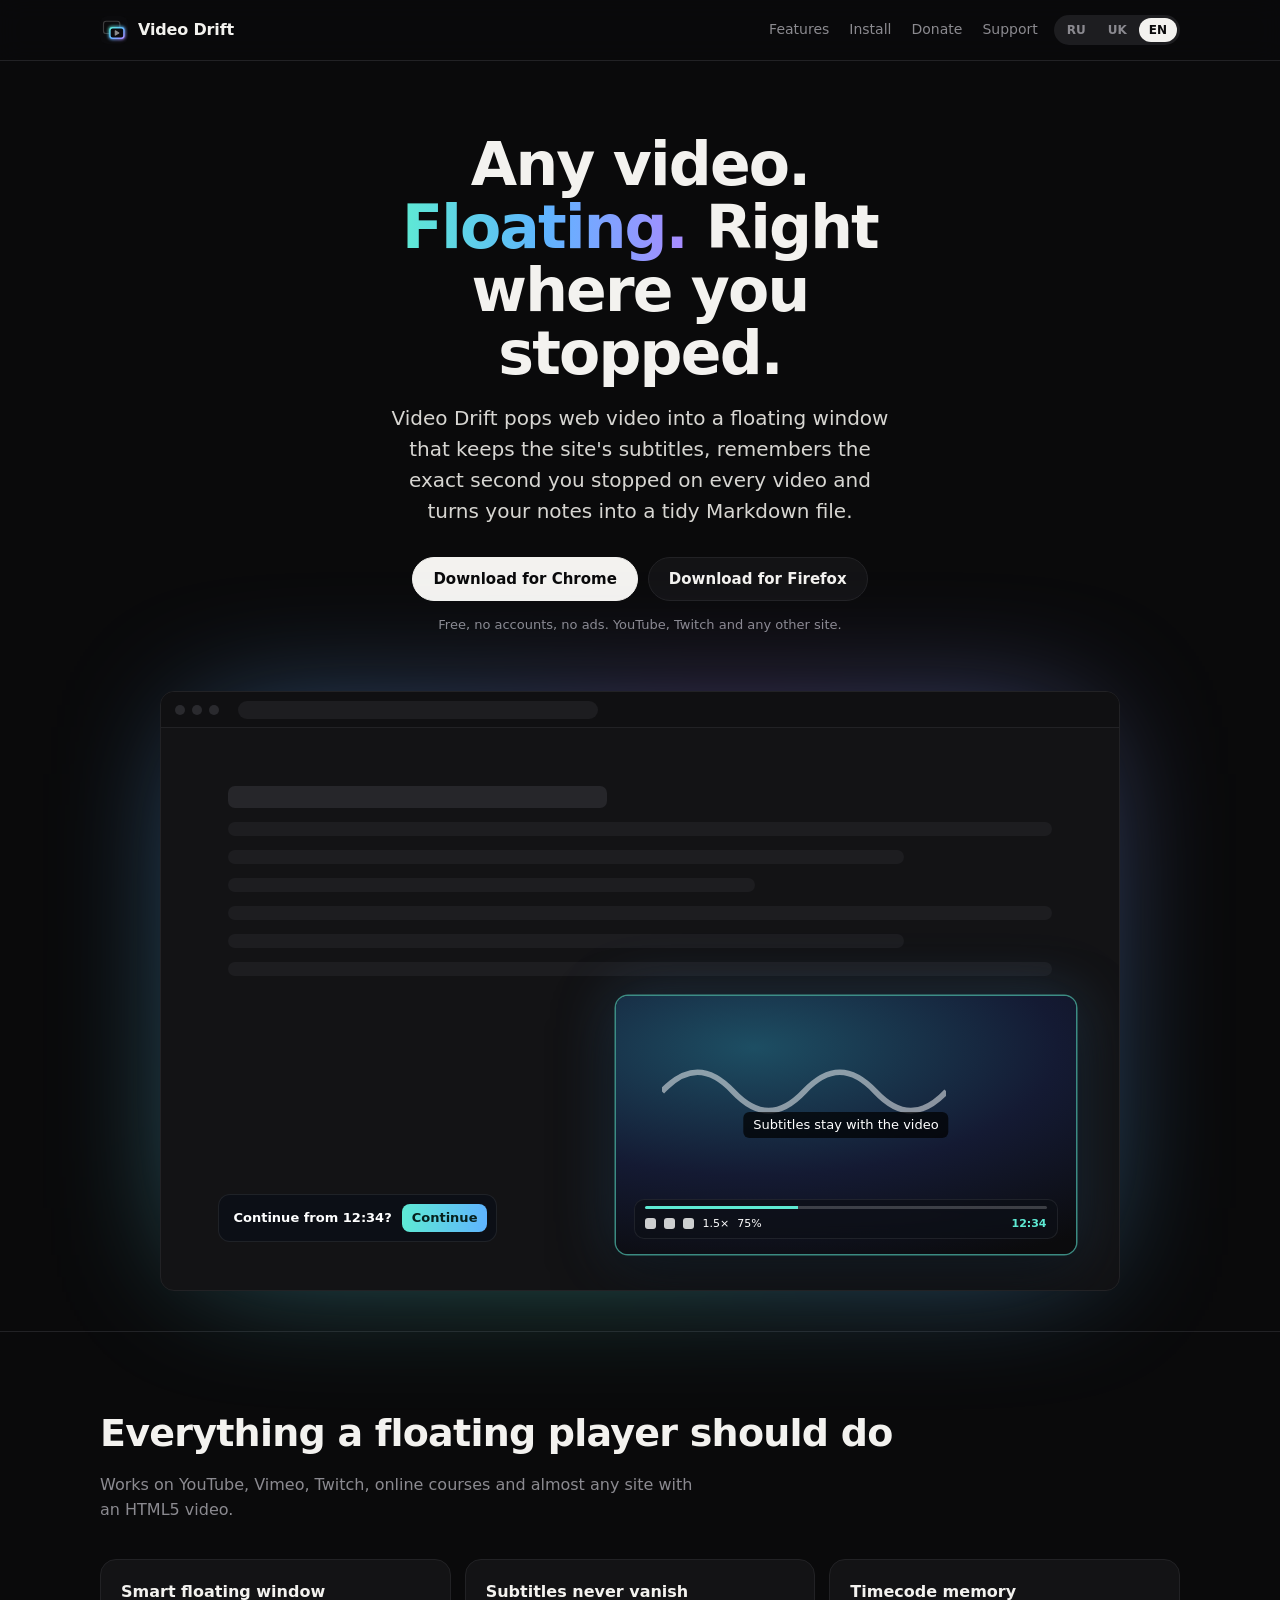
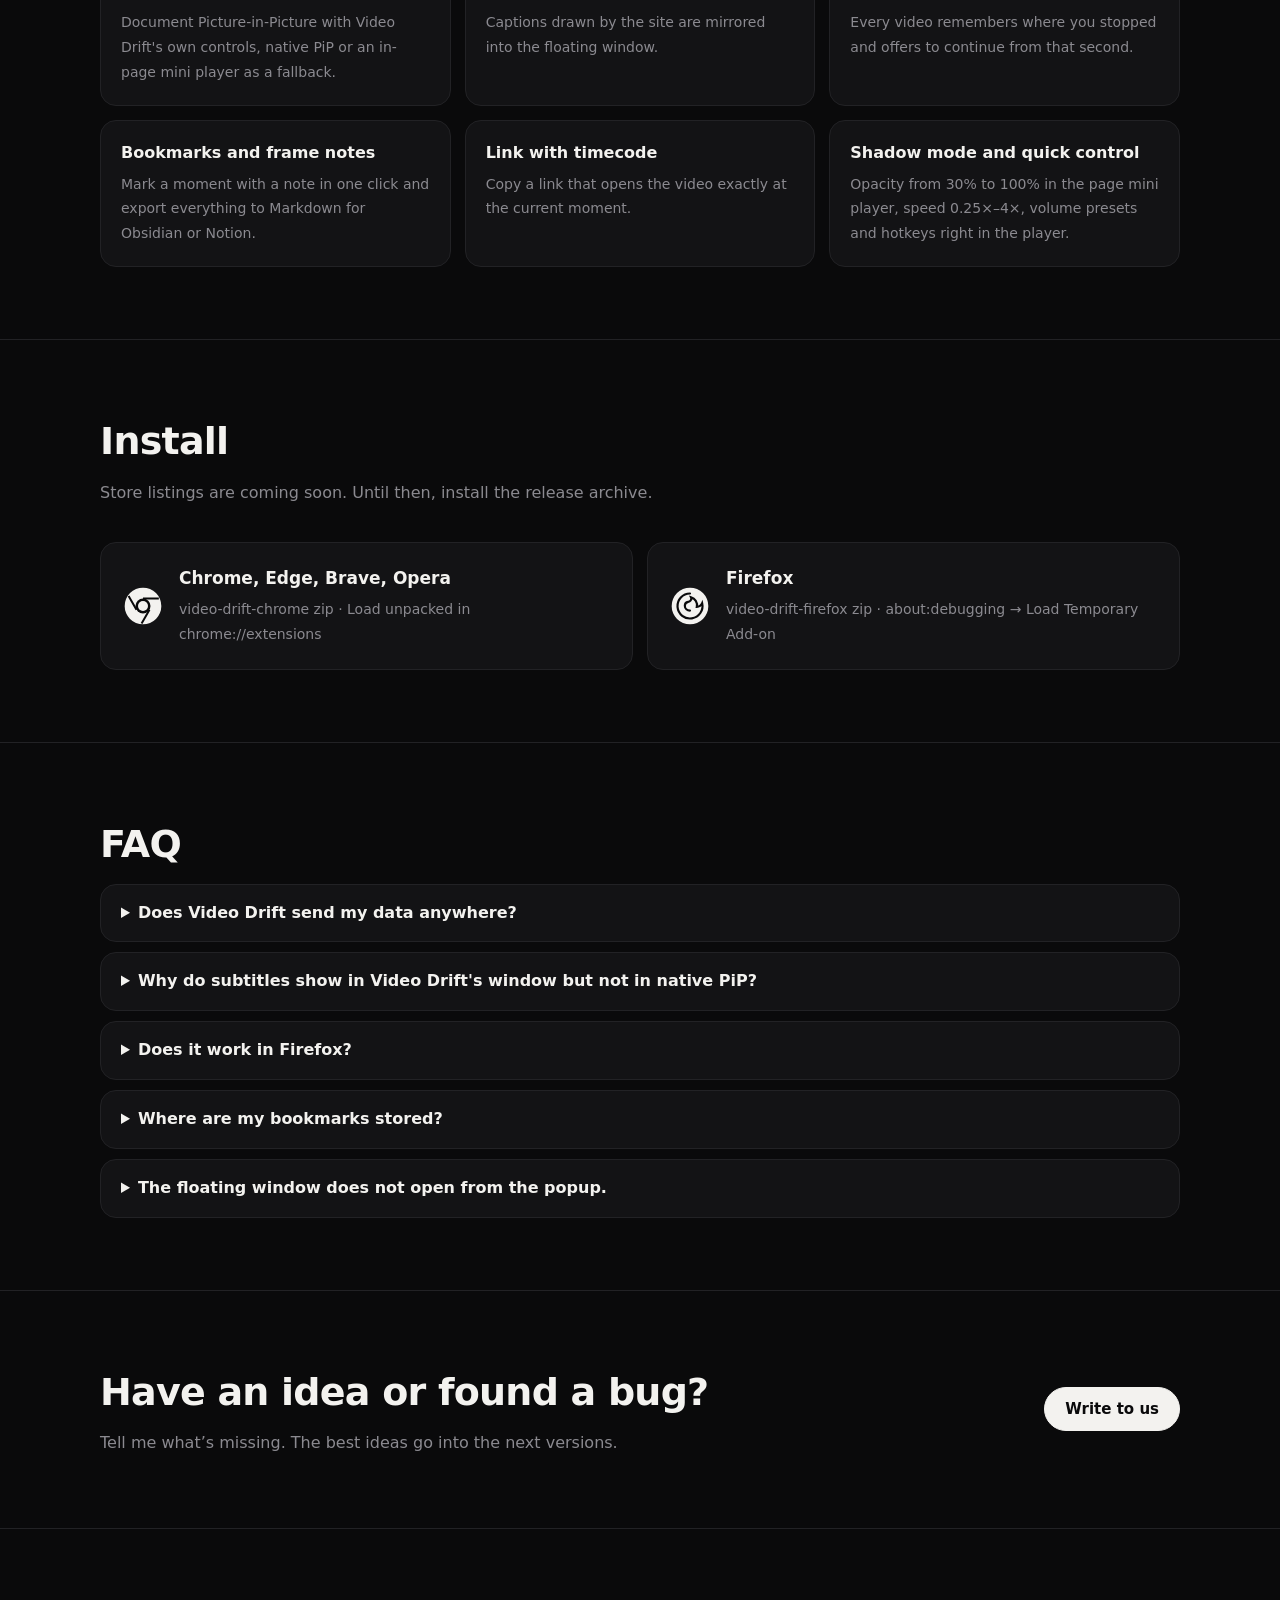
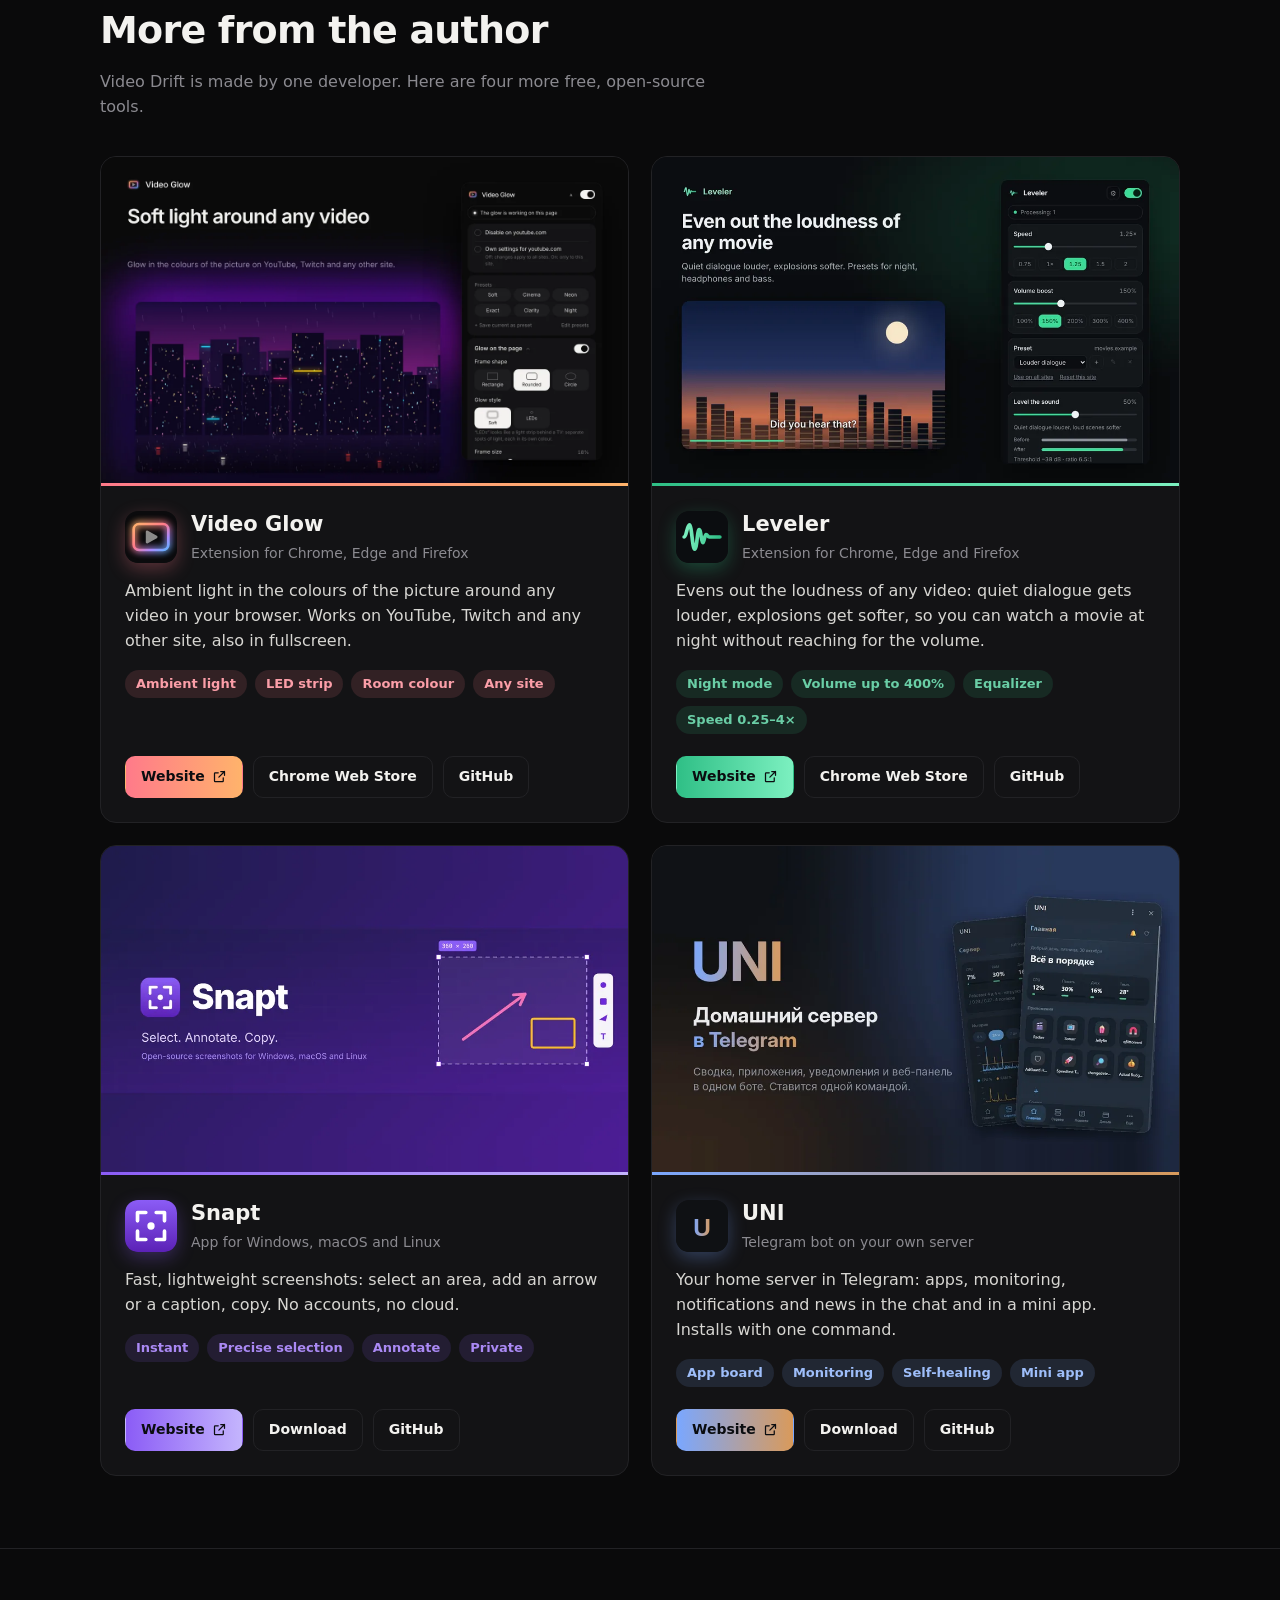
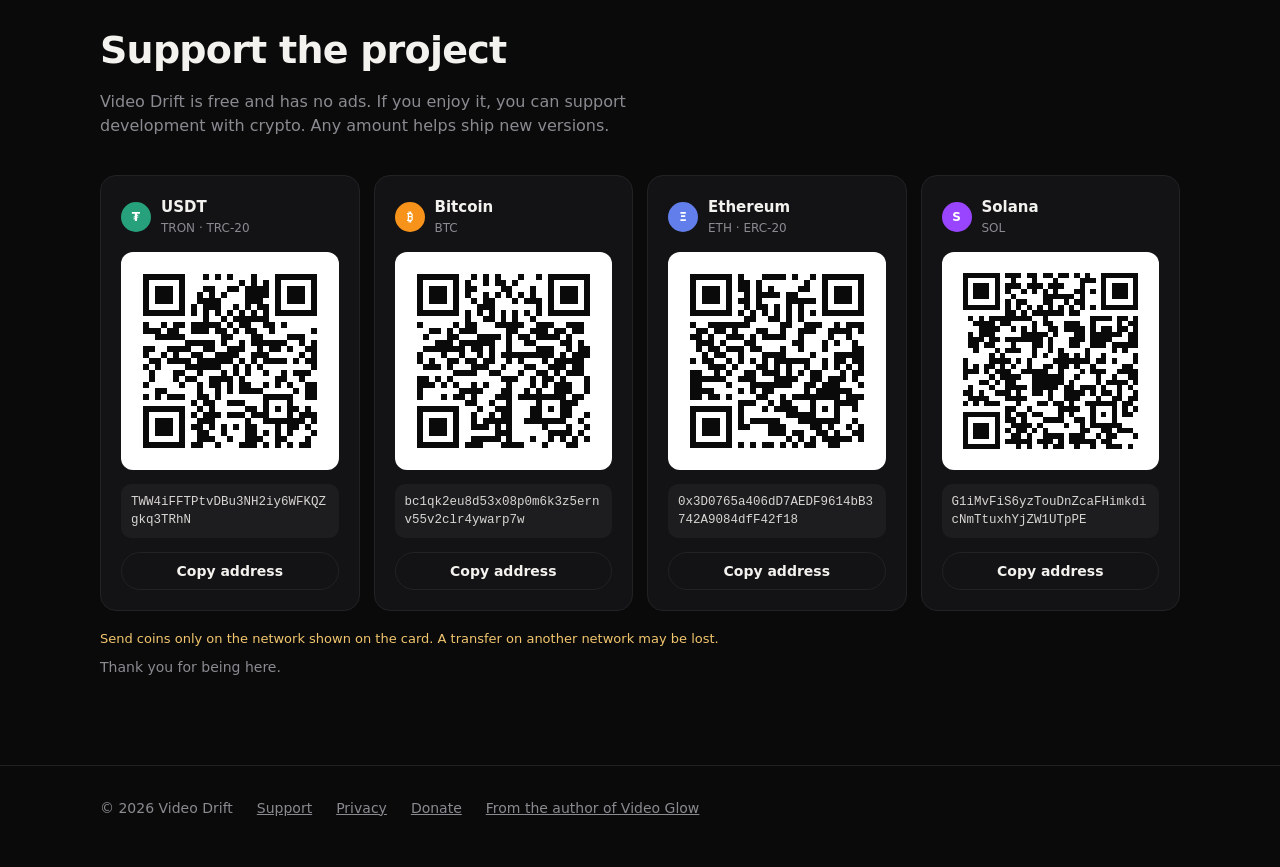
<file: docs/index.html>
<!doctype html>
<html lang="en">
<head>
  <meta charset="utf-8">
  <meta name="viewport" content="width=device-width, initial-scale=1">
  <title>Video Drift — floating video player with timecode memory</title>
  <meta name="description" content="Video Drift pops any web video into a floating window with subtitles, remembers where you stopped and exports notes to the frame to Markdown. Free extension for Chrome and Firefox.">
  <meta property="og:title" content="Video Drift">
  <link rel="icon" href="img/logo.svg" type="image/svg+xml">
  <link rel="stylesheet" href="style.css">
</head>
<body data-page="index">
  <header class="top">
    <div class="wrap">
      <a class="brand" href="#"><img src="img/logo.svg" alt="">Video Drift</a>
      <nav class="nav">
        <a href="#features" data-i18n="navFeatures">Features</a>
        <a href="#install" data-i18n="navInstall">Install</a>
        <a href="#donate" data-i18n="navDonate">Donate</a>
        <a href="support.html" data-i18n="navSupport">Support</a>
      </nav>
      <div class="langs" role="group" aria-label="Language">
        <button type="button" data-lang="ru">RU</button>
        <button type="button" data-lang="uk">UK</button>
        <button type="button" data-lang="en">EN</button>
      </div>
    </div>
  </header>

  <main>
    <section class="hero">
      <div class="wrap">
        <h1 data-i18n="heroTitle">Any video. <em>Floating.</em> Right where you stopped.</h1>
        <p class="lead" data-i18n="heroLead">Video Drift pops web video into a floating window that keeps the site's subtitles, remembers the exact second you stopped on every video and turns your notes into a tidy Markdown file.</p>
        <div class="cta">
          <a class="btn primary" href="https://github.com/vkardin/video-drift/releases" data-i18n="btnChrome">Download for Chrome</a>
          <a class="btn" href="https://github.com/vkardin/video-drift/releases" data-i18n="btnFirefox">Download for Firefox</a>
        </div>
        <p class="free" data-i18n="hero_free">Free, no accounts, no ads. YouTube, Twitch and any other site.</p>
        <div class="screen">
          <div class="demo" aria-hidden="true">
            <div class="chrome"><i></i><i></i><i></i><span></span></div>
            <div class="doc-lines"><b></b><b></b><b></b><b></b><b></b><b></b><b></b></div>
            <div class="resume"><b data-i18n="demoResume">Continue from 12:34?</b><span data-i18n="demoYes">Continue</span></div>
            <div class="pip">
              <svg class="wave" viewBox="0 0 200 40" preserveAspectRatio="none"><path d="M0 20c17-18 33-18 50 0s33 18 50 0 33-18 50 0 33 18 50 0" fill="none" stroke="rgba(255,255,255,.5)" stroke-width="4"/></svg>
              <div class="sub" data-i18n="demoSub">Subtitles stay with the video</div>
              <div class="panel"><div class="bar"></div><div class="ctl"><i></i><i></i><i></i><span>1.5×</span><span>75%</span><em>12:34</em></div></div>
            </div>
          </div>
        </div>
      </div>
    </section>

    <section class="block" id="features">
      <div class="wrap">
        <h2 data-i18n="fTitle">Everything a floating player should do</h2>
        <p class="sub" data-i18n="fSub">Works on YouTube, Vimeo, Twitch, online courses and almost any site with an HTML5 video.</p>
        <div class="grid">
          <div class="tile"><b data-i18n="f1t">Smart floating window</b><span data-i18n="f1d">Document Picture-in-Picture with Video Drift's own controls, native PiP or an in-page mini player as a fallback.</span></div>
          <div class="tile"><b data-i18n="f2t">Subtitles never vanish</b><span data-i18n="f2d">Captions drawn by the site are mirrored into the floating window.</span></div>
          <div class="tile"><b data-i18n="f3t">Timecode memory</b><span data-i18n="f3d">Every video remembers where you stopped and offers to continue from that second.</span></div>
          <div class="tile"><b data-i18n="f4t">Bookmarks and frame notes</b><span data-i18n="f4d">Mark a moment with a note in one click and export everything to Markdown for Obsidian or Notion.</span></div>
          <div class="tile"><b data-i18n="f5t">Link with timecode</b><span data-i18n="f5d">Copy a link that opens the video exactly at the current moment.</span></div>
          <div class="tile"><b data-i18n="f6t">Shadow mode and quick control</b><span data-i18n="f6d">Opacity from 30% to 100% in the page mini player, speed 0.25×–4×, volume presets and hotkeys right in the player.</span></div>
        </div>
      </div>
    </section>

    <section class="block" id="install">
      <div class="wrap">
        <h2 data-i18n="iTitle">Install</h2>
        <p class="sub" data-i18n="iSub">Store listings are coming soon. Until then, install the release archive.</p>
        <div class="install">
          <a class="tile store" href="https://github.com/vkardin/video-drift/releases" target="_blank" rel="noopener">
            <svg viewBox="0 0 48 48" aria-hidden="true"><circle cx="24" cy="24" r="22" fill="#f3f2ef"/><circle cx="24" cy="24" r="9" fill="#0a0a0b"/><circle cx="24" cy="24" r="6" fill="#f3f2ef"/><path d="M24 15h19M16.2 28.5 6.7 12M31.8 28.5 22.3 45" stroke="#0a0a0b" stroke-width="2.4"/></svg>
            <div><b>Chrome, Edge, Brave, Opera</b><span data-i18n="iChrome">video-drift-chrome zip · Load unpacked in chrome://extensions</span></div>
          </a>
          <a class="tile store" href="https://github.com/vkardin/video-drift/releases" target="_blank" rel="noopener">
            <svg viewBox="0 0 48 48" aria-hidden="true"><circle cx="24" cy="24" r="22" fill="#f3f2ef"/><path d="M24 9a15 15 0 1 0 14.6 11.6c-1.4 3-4 4.4-6.4 4.4 1.2-5.5-2.2-10-7-11.5 1.4 3-1.2 5.3-3.4 5.6-2.3.4-4 2.3-4 4.6 0 3.3 2.8 5.8 6.2 5.8" fill="none" stroke="#0a0a0b" stroke-width="2.6" stroke-linecap="round"/></svg>
            <div><b>Firefox</b><span data-i18n="iFirefox">video-drift-firefox zip · about:debugging → Load Temporary Add-on</span></div>
          </a>
        </div>
      </div>
    </section>

    <section class="block" id="faq">
      <div class="wrap">
        <h2 data-i18n="qTitle">FAQ</h2>
        <div class="faq">
          <details><summary data-i18n="q1">Does Video Drift send my data anywhere?</summary><p data-i18n="a1">No. Everything stays in your browser storage. There are no servers, analytics or trackers.</p></details>
          <details><summary data-i18n="q2">Why do subtitles show in Video Drift's window but not in native PiP?</summary><p data-i18n="a2">Native Picture-in-Picture shows only the video frame. Video Drift's Document Picture-in-Picture window can show HTML, so subtitles drawn by the site are copied there.</p></details>
          <details><summary data-i18n="q3">Does it work in Firefox?</summary><p data-i18n="a3">Yes. Firefox has no Document Picture-in-Picture API, so Video Drift opens a draggable, resizable mini player on top of the page with the same controls.</p></details>
          <details><summary data-i18n="q4">Where are my bookmarks stored?</summary><p data-i18n="a4">In browser sync storage, so they follow you to other computers signed in to the same browser profile. Export them to Markdown at any time.</p></details>
          <details><summary data-i18n="q5">The floating window does not open from the popup.</summary><p data-i18n="a5">Some browsers require a click on the page itself. Click the video once, then use the button over the video or Alt+Shift+P.</p></details>
        </div>
      </div>
    </section>

    <section class="block" id="feedback">
      <div class="wrap fb-cta">
        <div>
          <h2 data-i18n="fb_title">Have an idea or found a bug?</h2>
          <p class="sub" data-i18n="fb_sub">Tell me what’s missing. The best ideas go into the next versions.</p>
        </div>
        <a class="btn primary" href="support.html" data-i18n="fb_btn">Write to us</a>
      </div>
    </section>

    <section class="block" id="more">
      <div class="wrap">
        <h2 data-i18n="more_title">More from the author</h2>
        <p class="sub" data-i18n="more_sub">Video Drift is made by one developer. Here are four more free, open-source tools.</p>
        <div class="apps">
        <article class="app app-glow">
          <a class="shot" href="https://vkardin.github.io/video-glow/" target="_blank" rel="noopener" tabindex="-1" aria-hidden="true"><img data-shot="apps/glow" src="img/apps/glow-en.webp" alt="" width="960" height="600" loading="lazy"></a>
          <div class="app-body">
            <header><img src="img/apps/video-glow.svg" alt="" width="52" height="52"><div><h3>Video Glow</h3><span data-i18n="vg_kind"></span></div></header>
            <p data-i18n="vg_desc"></p>
            <ul class="chips"><li data-i18n="vg_c1"></li><li data-i18n="vg_c2"></li><li data-i18n="vg_c3"></li><li data-i18n="vg_c4"></li></ul>
            <div class="app-links">
              <a class="btn-app primary" href="https://vkardin.github.io/video-glow/" target="_blank" rel="noopener"><span data-i18n="more_site"></span> <svg viewBox="0 0 24 24" fill="none" stroke="currentColor" stroke-width="2" stroke-linecap="round" stroke-linejoin="round"><path d="M14 4h6v6M20 4l-9 9M18 14v5a1 1 0 0 1-1 1H5a1 1 0 0 1-1-1V7a1 1 0 0 1 1-1h5"/></svg></a>
              <a class="btn-app" href="https://chromewebstore.google.com/detail/bjgbalkabocifimhnhbcnomeknpbhkea" target="_blank" rel="noopener">Chrome Web Store</a>
              <a class="btn-app" href="https://github.com/vkardin/video-glow" target="_blank" rel="noopener">GitHub</a>
            </div>
          </div>
        </article>
        <article class="app app-leveler">
          <a class="shot" href="https://vkardin.github.io/leveler/" target="_blank" rel="noopener" tabindex="-1" aria-hidden="true"><img data-shot="apps/leveler" src="img/apps/leveler-en.webp" alt="" width="960" height="600" loading="lazy"></a>
          <div class="app-body">
            <header><img src="img/apps/leveler.svg" alt="" width="52" height="52"><div><h3>Leveler</h3><span data-i18n="lv_kind"></span></div></header>
            <p data-i18n="lv_desc"></p>
            <ul class="chips"><li data-i18n="lv_c1"></li><li data-i18n="lv_c2"></li><li data-i18n="lv_c3"></li><li data-i18n="lv_c4"></li></ul>
            <div class="app-links">
              <a class="btn-app primary" href="https://vkardin.github.io/leveler/" target="_blank" rel="noopener"><span data-i18n="more_site"></span> <svg viewBox="0 0 24 24" fill="none" stroke="currentColor" stroke-width="2" stroke-linecap="round" stroke-linejoin="round"><path d="M14 4h6v6M20 4l-9 9M18 14v5a1 1 0 0 1-1 1H5a1 1 0 0 1-1-1V7a1 1 0 0 1 1-1h5"/></svg></a>
              <a class="btn-app" href="https://chromewebstore.google.com/detail/phbjpipnbhffcegccfbbfabbhmgaelko" target="_blank" rel="noopener">Chrome Web Store</a>
              <a class="btn-app" href="https://github.com/vkardin/leveler" target="_blank" rel="noopener">GitHub</a>
            </div>
          </div>
        </article>
        <article class="app app-snapt">
          <a class="shot" href="https://vkardin.github.io/snapt/" target="_blank" rel="noopener" tabindex="-1" aria-hidden="true"><img src="img/apps/snapt.webp" alt="" width="960" height="600" loading="lazy"></a>
          <div class="app-body">
            <header><img src="img/apps/snapt.svg" alt="" width="52" height="52"><div><h3>Snapt</h3><span data-i18n="sn_kind"></span></div></header>
            <p data-i18n="sn_desc"></p>
            <ul class="chips"><li data-i18n="sn_c1"></li><li data-i18n="sn_c2"></li><li data-i18n="sn_c3"></li><li data-i18n="sn_c4"></li></ul>
            <div class="app-links">
              <a class="btn-app primary" href="https://vkardin.github.io/snapt/" target="_blank" rel="noopener"><span data-i18n="more_site"></span> <svg viewBox="0 0 24 24" fill="none" stroke="currentColor" stroke-width="2" stroke-linecap="round" stroke-linejoin="round"><path d="M14 4h6v6M20 4l-9 9M18 14v5a1 1 0 0 1-1 1H5a1 1 0 0 1-1-1V7a1 1 0 0 1 1-1h5"/></svg></a>
              <a class="btn-app" href="https://github.com/vkardin/snapt/releases" target="_blank" rel="noopener" data-i18n="more_dl"></a>
              <a class="btn-app" href="https://github.com/vkardin/snapt" target="_blank" rel="noopener">GitHub</a>
            </div>
          </div>
        </article>
        <article class="app app-uni">
          <a class="shot" href="https://vkardin.github.io/uni-homebot/" target="_blank" rel="noopener" tabindex="-1" aria-hidden="true"><img src="img/apps/uni.webp" alt="" width="960" height="600" loading="lazy"></a>
          <div class="app-body">
            <header><img src="img/apps/uni.svg" alt="" width="52" height="52"><div><h3>UNI</h3><span data-i18n="un_kind"></span></div></header>
            <p data-i18n="un_desc"></p>
            <ul class="chips"><li data-i18n="un_c1"></li><li data-i18n="un_c2"></li><li data-i18n="un_c3"></li><li data-i18n="un_c4"></li></ul>
            <div class="app-links">
              <a class="btn-app primary" href="https://vkardin.github.io/uni-homebot/" target="_blank" rel="noopener"><span data-i18n="more_site"></span> <svg viewBox="0 0 24 24" fill="none" stroke="currentColor" stroke-width="2" stroke-linecap="round" stroke-linejoin="round"><path d="M14 4h6v6M20 4l-9 9M18 14v5a1 1 0 0 1-1 1H5a1 1 0 0 1-1-1V7a1 1 0 0 1 1-1h5"/></svg></a>
              <a class="btn-app" href="https://github.com/vkardin/uni-homebot/releases/latest" target="_blank" rel="noopener" data-i18n="more_dl"></a>
              <a class="btn-app" href="https://github.com/vkardin/uni-homebot" target="_blank" rel="noopener">GitHub</a>
            </div>
          </div>
        </article>
        </div>
      </div>
    </section>

    <section class="block donate" id="donate">
      <div class="wrap">
        <h2 data-i18n="d_title">Support the project</h2>
        <p class="sub" data-i18n="d_sub">Video Drift is free and has no ads. If you enjoy it, you can support development with crypto. Any amount helps ship new versions.</p>
        <div class="wallets" id="wallets"></div>
        <p class="warn" data-i18n="d_warn">Send coins only on the network shown on the card. A transfer on another network may be lost.</p>
        <p class="thanks" data-i18n="d_thanks">Thank you for being here.</p>
      </div>
    </section>
  </main>

  <footer class="foot">
    <div class="wrap">
      <span>© <span id="year">2026</span> Video Drift</span>
      <a href="support.html" data-i18n="navSupport">Support</a>
      <a href="privacy.html" data-i18n="navPrivacy">Privacy</a>
      <a href="#donate" data-i18n="navDonate">Donate</a>
      <a href="https://github.com/vkardin/video-glow" data-i18n="fromAuthor">From the author of Video Glow</a>
    </div>
  </footer>

  <template id="wallet">
    <div class="tile">
      <div class="coin"><i></i><div><b></b><small></small></div></div>
      <div class="qr"><img alt="QR" width="300" height="300"></div>
      <div class="addr"></div>
      <button type="button" class="btn copy"></button>
    </div>
  </template>
  <script src="i18n.js"></script>
  <script src="app.js"></script>
  <script src="donate.js"></script>
</body>
</html>
</file>
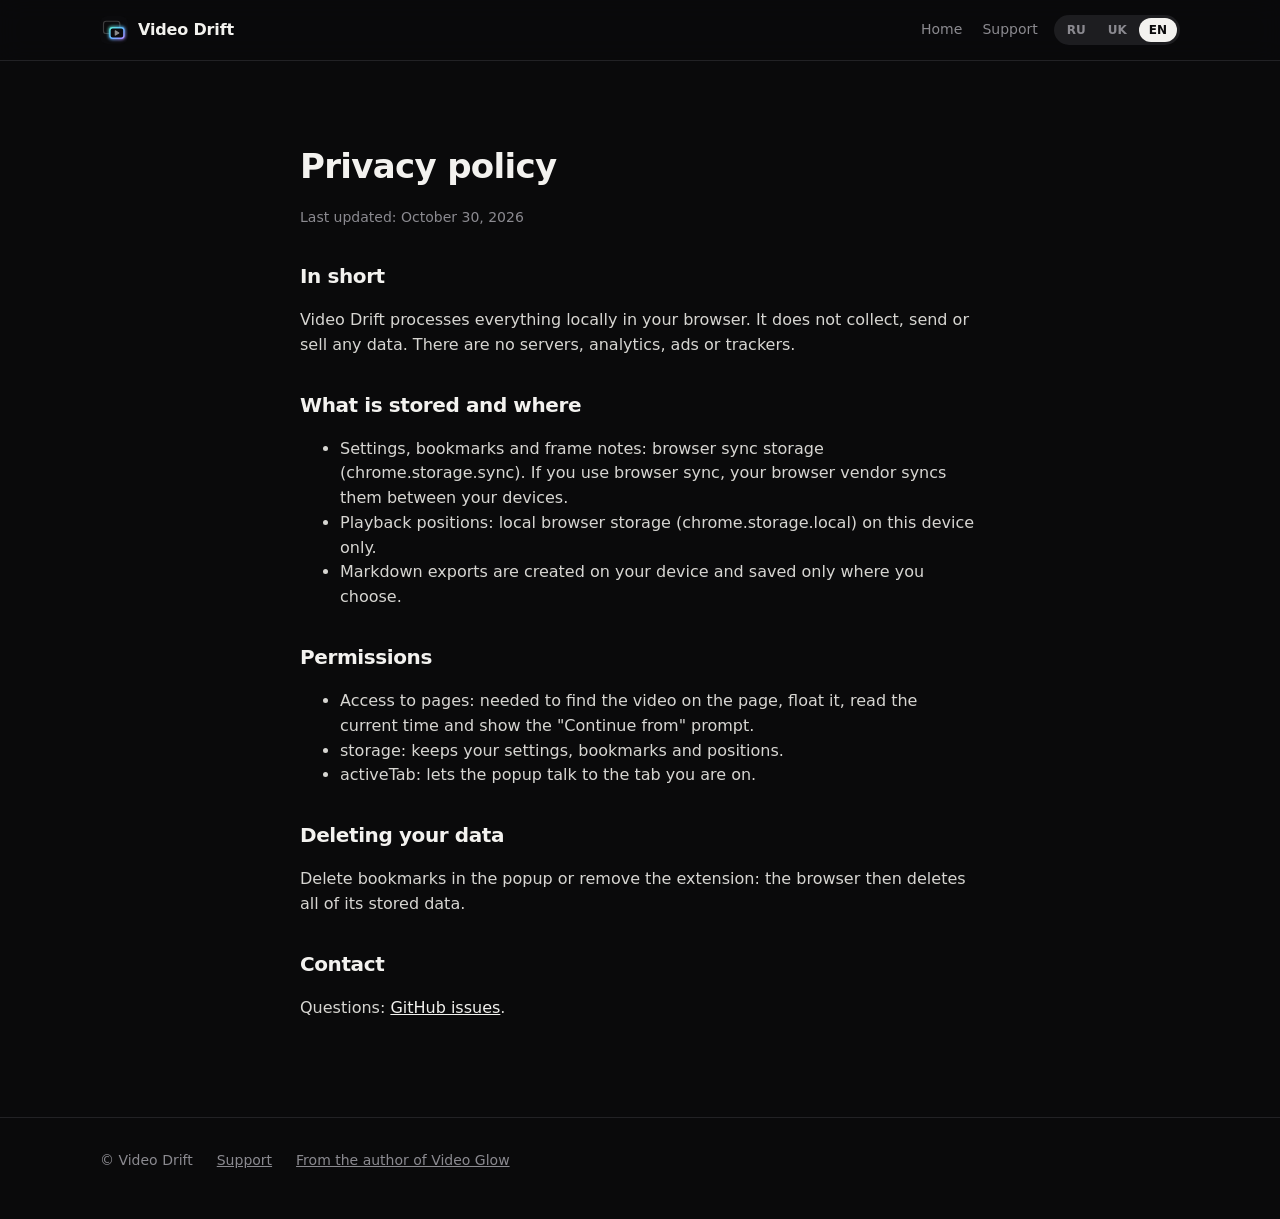
<file: docs/privacy.html>
<!doctype html>
<html lang="en">
<head>
  <meta charset="utf-8">
  <meta name="viewport" content="width=device-width, initial-scale=1">
  <title>Video Drift — Privacy policy</title>
  <link rel="icon" href="img/logo.svg" type="image/svg+xml">
  <link rel="stylesheet" href="style.css">
</head>
<body data-page="privacy">
<header class="top">
  <div class="wrap">
    <a class="brand" href="index.html"><img src="img/logo.svg" alt="">Video Drift</a>
    <nav class="nav"><a href="index.html" data-i18n="navHome">Home</a><a href="support.html" data-i18n="navSupport">Support</a></nav>
    <div class="langs" role="group" aria-label="Language"><button type="button" data-lang="ru">RU</button><button type="button" data-lang="uk">UK</button><button type="button" data-lang="en">EN</button></div>
  </div>
</header>
<main class="wrap doc">
  <h1 data-i18n="pvTitle">Privacy policy</h1>
  <p class="muted-date" data-i18n="pvUpdated">Last updated: October 30, 2026</p>
  <h2 data-i18n="pvShortT">In short</h2>
  <p data-i18n="pvShortD">Video Drift processes everything locally in your browser. It does not collect, send or sell any data. There are no servers, analytics, ads or trackers.</p>
  <h2 data-i18n="pvStoreT">What is stored and where</h2>
  <ul>
    <li data-i18n="pvStore1">Settings, bookmarks and frame notes: browser sync storage (chrome.storage.sync). If you use browser sync, your browser vendor syncs them between your devices.</li>
    <li data-i18n="pvStore2">Playback positions: local browser storage (chrome.storage.local) on this device only.</li>
    <li data-i18n="pvStore3">Markdown exports are created on your device and saved only where you choose.</li>
  </ul>
  <h2 data-i18n="pvPermT">Permissions</h2>
  <ul>
    <li data-i18n="pvPerm1">Access to pages: needed to find the video on the page, float it, read the current time and show the "Continue from" prompt.</li>
    <li data-i18n="pvPerm2">storage: keeps your settings, bookmarks and positions.</li>
    <li data-i18n="pvPerm3">activeTab: lets the popup talk to the tab you are on.</li>
  </ul>
  <h2 data-i18n="pvDelT">Deleting your data</h2>
  <p data-i18n="pvDelD">Delete bookmarks in the popup or remove the extension: the browser then deletes all of its stored data.</p>
  <h2 data-i18n="pvContactT">Contact</h2>
  <p data-i18n="pvContactD">Questions: <a href="https://github.com/vkardin/video-drift/issues">GitHub issues</a>.</p>
</main>
<footer class="foot"><div class="wrap"><span>© Video Drift</span><a href="support.html" data-i18n="navSupport">Support</a><a href="https://github.com/vkardin/video-glow" data-i18n="fromAuthor">From the author of Video Glow</a></div></footer>
<script src="i18n.js"></script>
<script src="app.js"></script>
</body>
</html>
</file>
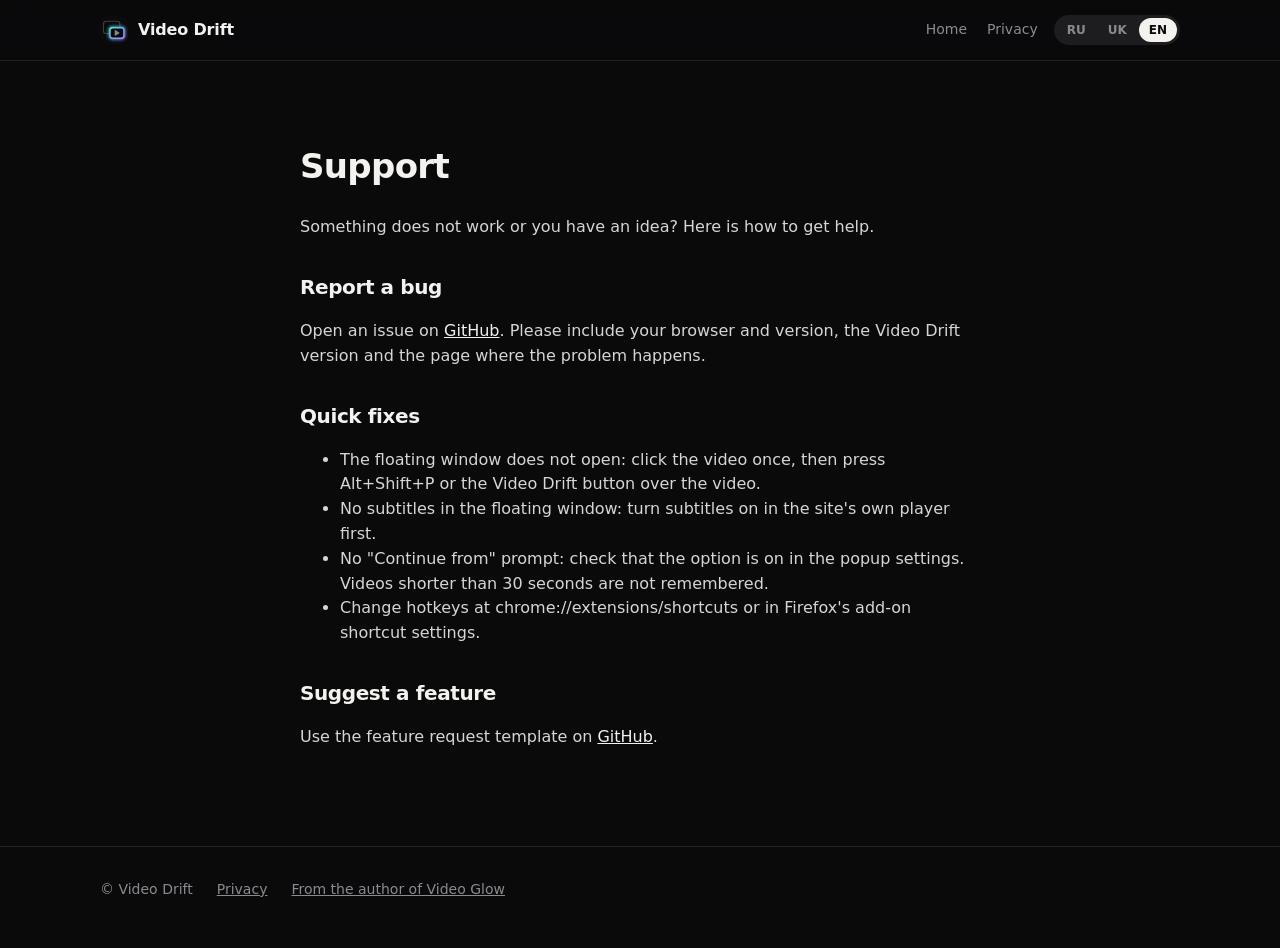
<file: docs/support.html>
<!doctype html>
<html lang="en">
<head>
  <meta charset="utf-8">
  <meta name="viewport" content="width=device-width, initial-scale=1">
  <title>Video Drift — Support</title>
  <link rel="icon" href="img/logo.svg" type="image/svg+xml">
  <link rel="stylesheet" href="style.css">
</head>
<body data-page="support">
<header class="top">
  <div class="wrap">
    <a class="brand" href="index.html"><img src="img/logo.svg" alt="">Video Drift</a>
    <nav class="nav"><a href="index.html" data-i18n="navHome">Home</a><a href="privacy.html" data-i18n="navPrivacy">Privacy</a></nav>
    <div class="langs" role="group" aria-label="Language"><button type="button" data-lang="ru">RU</button><button type="button" data-lang="uk">UK</button><button type="button" data-lang="en">EN</button></div>
  </div>
</header>
<main class="wrap doc">
  <h1 data-i18n="spTitle">Support</h1>
  <p data-i18n="spIntro">Something does not work or you have an idea? Here is how to get help.</p>
  <h2 data-i18n="spBugT">Report a bug</h2>
  <p data-i18n="spBugD">Open an issue on <a href="https://github.com/vkardin/video-drift/issues/new/choose">GitHub</a>. Please include your browser and version, the Video Drift version and the page where the problem happens.</p>
  <h2 data-i18n="spTipsT">Quick fixes</h2>
  <ul>
    <li data-i18n="spTip1">The floating window does not open: click the video once, then press Alt+Shift+P or the Video Drift button over the video.</li>
    <li data-i18n="spTip2">No subtitles in the floating window: turn subtitles on in the site's own player first.</li>
    <li data-i18n="spTip3">No "Continue from" prompt: check that the option is on in the popup settings. Videos shorter than 30 seconds are not remembered.</li>
    <li data-i18n="spTip4">Change hotkeys at chrome://extensions/shortcuts or in Firefox's add-on shortcut settings.</li>
  </ul>
  <h2 data-i18n="spIdeaT">Suggest a feature</h2>
  <p data-i18n="spIdeaD">Use the feature request template on <a href="https://github.com/vkardin/video-drift/issues/new/choose">GitHub</a>.</p>
</main>
<footer class="foot"><div class="wrap"><span>© Video Drift</span><a href="privacy.html" data-i18n="navPrivacy">Privacy</a><a href="https://github.com/vkardin/video-glow" data-i18n="fromAuthor">From the author of Video Glow</a></div></footer>
<script src="i18n.js"></script>
<script src="app.js"></script>
</body>
</html>
</file>
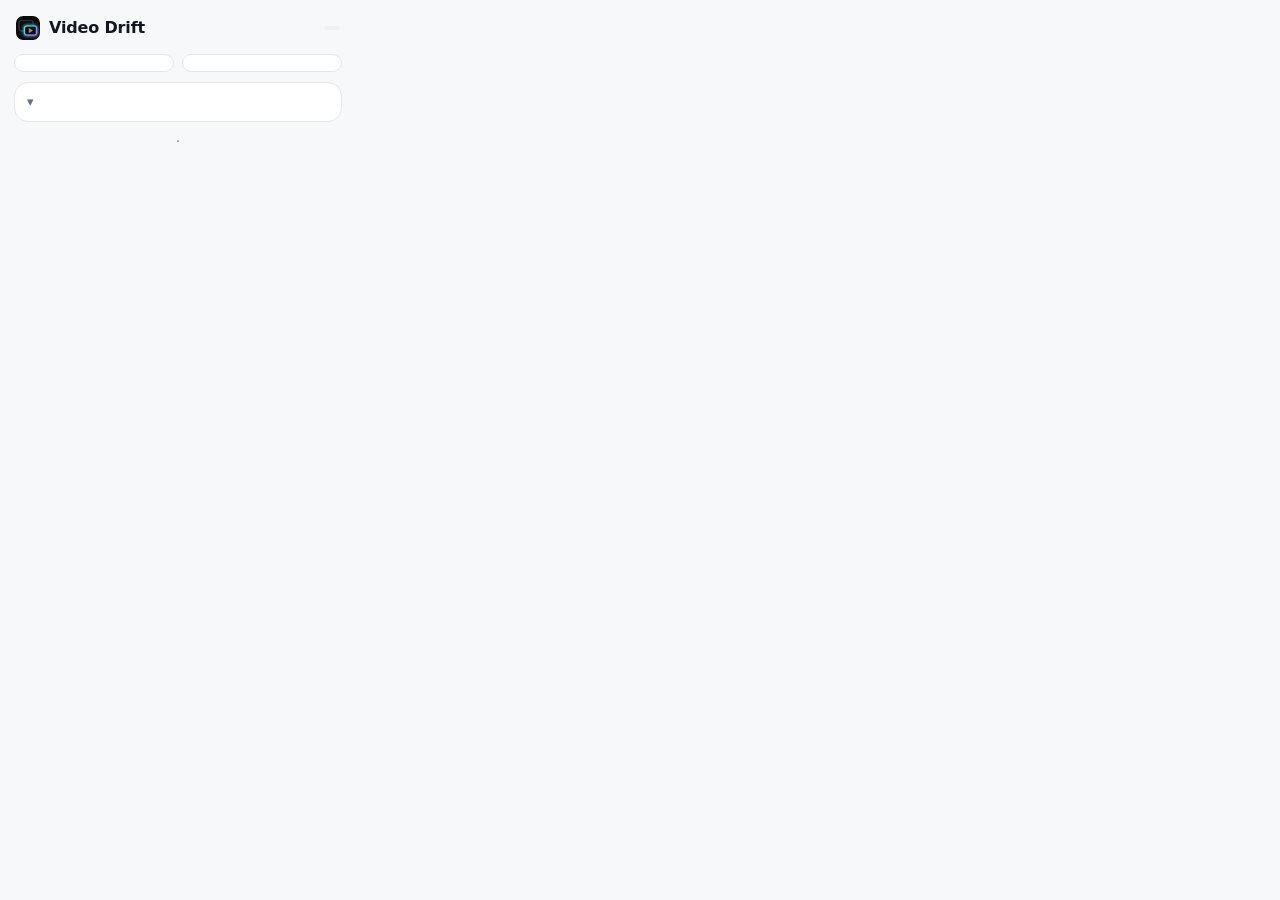
<file: extension/popup/popup.html>
<!doctype html>
<html>
<head>
  <meta charset="utf-8">
  <meta name="viewport" content="width=device-width, initial-scale=1">
  <title>Video Drift</title>
  <link rel="stylesheet" href="popup.css">
</head>
<body>
  <header class="head">
    <img src="../icons/icon32.png" width="24" height="24" alt="">
    <strong>Video Drift</strong>
    <span class="ver" id="ver"></span>
  </header>

  <section id="empty" class="empty" hidden>
    <p data-i18n="popupNoVideo"></p>
  </section>

  <main id="main" hidden>
    <div class="now">
      <div class="title" id="title"></div>
      <div class="time" id="time"></div>
    </div>

    <button class="primary" id="pip" data-i18n="btnFloat"></button>
    <p class="hint" id="pipHint" data-i18n="pipHint" hidden></p>

    <div class="row">
      <button id="copy" data-i18n="btnCopyLink"></button>
      <button id="markBtn" data-i18n="btnBookmark"></button>
    </div>
    <textarea id="note" rows="2" data-i18n-ph="notePlaceholder"></textarea>

    <div class="group">
      <div class="label"><span data-i18n="speed"></span><output id="speedOut"></output></div>
      <div class="chips" id="speeds"></div>
    </div>

    <div class="group">
      <div class="label"><span data-i18n="volume"></span><output id="volOut"></output></div>
      <div class="chips" id="volumes"></div>
    </div>

    <div class="group">
      <div class="label"><span data-i18n="opacity"></span><output id="opOut"></output></div>
      <input type="range" id="opacity" min="30" max="100" step="5">
      <p class="muted" data-i18n="opacityHint"></p>
    </div>

    <div class="group">
      <div class="label"><span data-i18n="bookmarks"></span><span class="count" id="bmCount"></span></div>
      <ul class="bms" id="bms"></ul>
      <p class="muted" id="bmEmpty" data-i18n="bookmarksEmpty"></p>
    </div>
  </main>

  <div class="row">
    <button id="exportThis" data-i18n="exportThis"></button>
    <button id="exportAll" data-i18n="exportAll"></button>
  </div>

  <details class="settings">
    <summary data-i18n="settings"></summary>
    <label><input type="checkbox" id="autoResume"> <span data-i18n="setAutoResume"></span></label>
    <label><input type="checkbox" id="hoverButton"> <span data-i18n="setHoverButton"></span></label>
    <label><input type="checkbox" id="pageMode"> <span data-i18n="setPageMode"></span></label>
    <p class="muted" data-i18n="setButtons"></p>
    <div id="btnToggles" class="toggles"></div>
  </details>

  <footer class="foot">
    <a href="https://vkardin.github.io/video-drift/" target="_blank" rel="noopener" data-i18n="website"></a>
    <span>·</span>
    <a href="https://vkardin.github.io/video-drift/support.html" target="_blank" rel="noopener" data-i18n="support"></a>
  </footer>

  <script src="../shared/store.js"></script>
  <script src="popup.js"></script>
</body>
</html>
</file>
<file: docs/style.css>
:root {
  --bg: #0a0a0b; --card: #131315; --line: #222225;
  --text: #f3f2ef; --text-2: #d7d6d2; --muted: #8b8a90;
  --field: #1d1d20; --accent: #f3f2ef; --warn: #f2c66d;
  --r: 16px;
  --font: "Inter", "SF Pro Text", "Segoe UI Variable Text", "Segoe UI", system-ui, -apple-system, Roboto, sans-serif;
  color-scheme: dark;
}
* { box-sizing: border-box; }
html { scroll-behavior: smooth; }
body { margin: 0; background: var(--bg); color: var(--text); font: 16px/1.55 var(--font); -webkit-font-smoothing: antialiased; }
a { color: inherit; }
img { max-width: 100%; height: auto; display: block; }
.wrap { max-width: 1120px; margin: 0 auto; padding: 0 20px; }

/* Header */
.top { position: sticky; top: 0; z-index: 10; background: rgba(10,10,11,.82); backdrop-filter: blur(12px); border-bottom: 1px solid var(--line); }
.top .wrap { display: flex; align-items: center; gap: 16px; height: 60px; }
.brand { display: flex; align-items: center; gap: 10px; font-weight: 650; text-decoration: none; letter-spacing: -.01em; }
.brand img { width: 28px; height: 28px; }
.nav { display: flex; gap: 20px; margin-left: auto; font-size: 14px; }
.nav a { color: var(--muted); text-decoration: none; }
.nav a:hover { color: var(--text); }
.langs { display: flex; gap: 2px; background: var(--field); border-radius: 999px; padding: 3px; }
.langs button { border: 0; background: none; color: var(--muted); font: 600 12px var(--font); padding: 5px 10px; border-radius: 999px; cursor: pointer; }
.langs button[aria-pressed="true"] { background: var(--text); color: var(--bg); }

/* Buttons */
.btn { display: inline-flex; align-items: center; gap: 8px; padding: 12px 20px; border-radius: 999px; font: 600 15px var(--font); text-decoration: none; border: 1px solid var(--line); background: var(--card); color: var(--text); cursor: pointer; }
.btn:hover { background: var(--field); }
.btn.primary { background: var(--text); color: var(--bg); border-color: var(--text); }
.btn.primary:hover { background: #fff; }
.btn svg { width: 18px; height: 18px; }

/* Hero */
.hero { padding: 72px 0 40px; text-align: center; }
.hero h1 { font-size: clamp(34px, 6vw, 60px); line-height: 1.05; letter-spacing: -.03em; margin: 0 auto 18px; max-width: 14ch; }
.hero p.lead { color: var(--text-2); font-size: clamp(17px, 2.2vw, 20px); max-width: 40ch; margin: 0 auto 30px; }
.cta { display: flex; flex-wrap: wrap; justify-content: center; gap: 10px; }
.free { color: var(--muted); font-size: 13px; margin-top: 14px; }
.screen { position: relative; margin: 56px auto 0; max-width: 960px; }
.screen::before, .screen::after { content: ""; position: absolute; inset: 6% 4%; filter: blur(70px); z-index: 0; pointer-events: none; will-change: transform, opacity; }
.screen::before { background: conic-gradient(from 200deg, #5eead4, #5fb4ff, #a98bff, #5fb4ff, #5eead4); opacity: .55; animation: glow-a 9s ease-in-out infinite alternate; }
.screen::after { background: conic-gradient(from 20deg, #a98bff, #5eead4, #5fb4ff, #a98bff); opacity: 0; animation: glow-b 13s ease-in-out infinite alternate; }
.screen img { position: relative; z-index: 1; border-radius: 14px; border: 1px solid var(--line); }
/* Only transform and opacity animate, so the blurred layer is painted once */
@keyframes glow-a { to { transform: translate(1.5%, -1%) scale(1.04); opacity: .4; } }
@keyframes glow-b { to { transform: translate(-1.5%, 1%) scale(1.03); opacity: .5; } }
.screen.paused::before, .screen.paused::after { animation-play-state: paused; }
@media (prefers-reduced-motion: reduce) { .screen::before, .screen::after { animation: none; } }

/* Sections */
section.block { padding: 72px 0; border-top: 1px solid var(--line); }
h2 { font-size: clamp(26px, 4vw, 38px); letter-spacing: -.02em; margin: 0 0 10px; }
.sub { color: var(--muted); margin: 0 0 36px; max-width: 60ch; }

.feat { display: grid; grid-template-columns: 1fr 1fr; gap: 40px; align-items: center; margin-bottom: 64px; }
.feat:last-child { margin-bottom: 0; }
.feat:nth-child(even) .pic { order: 2; }
.feat .pic img { border-radius: 12px; border: 1px solid var(--line); }
.feat h3 { font-size: 24px; margin: 0 0 10px; letter-spacing: -.01em; }
.feat p { color: var(--text-2); margin: 0; }

.grid { display: grid; grid-template-columns: repeat(3, 1fr); gap: 14px; }
.tile { background: var(--card); border: 1px solid var(--line); border-radius: var(--r); padding: 20px; }
.tile b { display: block; margin-bottom: 6px; }
.tile span { color: var(--muted); font-size: 14px; }

.install { display: grid; grid-template-columns: 1fr 1fr; gap: 14px; }
.store { display: flex; align-items: center; gap: 16px; padding: 22px; text-decoration: none; }
.store svg { width: 40px; height: 40px; flex: none; }
.store b { display: block; font-size: 17px; }
.store span { color: var(--muted); font-size: 14px; }
.store:hover { border-color: #3a3a3f; }

/* Donate */
.donate .tile { display: flex; flex-direction: column; gap: 14px; }
.wallets { display: grid; grid-template-columns: repeat(4, 1fr); gap: 14px; }
.coin { display: flex; align-items: center; gap: 10px; }
.coin i { width: 30px; height: 30px; border-radius: 50%; display: grid; place-items: center; font: 700 12px var(--font); font-style: normal; color: #fff; flex: none; }
.coin b { margin: 0; font-size: 15px; }
.coin small { display: block; color: var(--muted); font-size: 12px; }
.qr { background: #fff; border-radius: 12px; padding: 10px; }
.qr img { width: 100%; height: auto; image-rendering: pixelated; }
.addr { font: 12.5px/1.45 ui-monospace, "SF Mono", "Cascadia Mono", Menlo, Consolas, monospace; color: var(--text-2); word-break: break-all; background: var(--field); border-radius: 10px; padding: 9px 10px; user-select: all; }
.copy { width: 100%; justify-content: center; padding: 10px; font-size: 14px; }
.copy.done { background: var(--text); color: var(--bg); }
.warn { color: var(--warn); font-size: 13px; margin: 18px 0 0; }
.thanks { color: var(--muted); font-size: 14px; margin-top: 8px; }

footer.foot { border-top: 1px solid var(--line); padding: 32px 0 48px; color: var(--muted); font-size: 14px; }
footer.foot .wrap { display: flex; flex-wrap: wrap; gap: 8px 24px; align-items: center; }
footer.foot a { color: var(--muted); }

/* More from the author */
.apps { display: grid; grid-template-columns: repeat(2, 1fr); gap: 22px; }
.app { --a: #2fbf86; --b: #7cf0c0; background: var(--card); border: 1px solid var(--line); border-radius: var(--r); overflow: hidden; display: flex; flex-direction: column; transition: transform .15s, box-shadow .15s, border-color .15s; }
.app-glow { --a: #ff7a8a; --b: #ffb36b; }
.app-uni { --a: #7aa7ff; --b: #d99a5b; }
.app-snapt { --a: #8b5cf6; --b: #c4b5fd; }
.app:hover { transform: translateY(-3px); border-color: color-mix(in srgb, var(--a) 45%, var(--line)); box-shadow: 0 18px 44px color-mix(in srgb, var(--a) 18%, transparent); }
.app .shot { display: block; position: relative; background: #0b0b0d; }
.app .shot::after { content: ""; position: absolute; inset: auto 0 0; height: 3px; background: linear-gradient(90deg, var(--a), var(--b)); }
.app .shot img { width: 100%; aspect-ratio: 16 / 10; object-fit: cover; }
.app-body { padding: 22px 24px 24px; display: flex; flex-direction: column; flex: 1; }
.app header { display: flex; align-items: center; gap: 14px; }
.app header img { width: 52px; height: 52px; border-radius: 13px; flex: none; box-shadow: 0 6px 18px color-mix(in srgb, var(--a) 30%, transparent); }
.app header h3 { margin: 0; font-size: 21px; }
.app header span { color: var(--muted); font-size: 14px; }
.app p { margin: 14px 0 16px; color: var(--text-2); }
.chips { list-style: none; margin: 0 0 22px; padding: 0; display: flex; flex-wrap: wrap; gap: 8px; }
.chips li { font-size: 13px; font-weight: 600; padding: 4px 11px; border-radius: 999px; background: color-mix(in srgb, var(--a) 13%, transparent); color: color-mix(in srgb, var(--a) 70%, var(--text)); }
.app-links { margin-top: auto; display: flex; flex-wrap: wrap; gap: 10px; }
.btn-app { display: inline-flex; align-items: center; gap: 7px; padding: 9px 15px; border-radius: 10px; border: 1px solid var(--line); color: var(--text); text-decoration: none; font-weight: 600; font-size: 14px; }
.btn-app:hover { border-color: var(--a); }
.btn-app svg { width: 15px; height: 15px; }
.btn-app.primary { border-color: transparent; color: #0b0d10; background: linear-gradient(90deg, var(--a), var(--b)); }
.btn-app.primary:hover { filter: brightness(1.06); }
@media (max-width: 820px) { .apps { grid-template-columns: 1fr; } }
@media (prefers-reduced-motion: reduce) { .app { transition: none; } .app:hover { transform: none; } }

/* Policy pages */
.doc { max-width: 720px; padding: 56px 20px 80px; }
.doc h1 { font-size: 34px; letter-spacing: -.02em; }
.doc p, .doc li { color: var(--text-2); }

@media (max-width: 960px) {
  .wallets { grid-template-columns: 1fr 1fr; }
  .grid { grid-template-columns: 1fr 1fr; }
}
@media (max-width: 680px) {
  .wrap { padding: 0 16px; }
  .nav { display: none; }
  .langs { margin-left: auto; }
  .feat, .install { grid-template-columns: 1fr; gap: 18px; }
  .feat:nth-child(even) .pic { order: 0; }
  .grid { grid-template-columns: 1fr; }
  .wallets { grid-template-columns: 1fr; }
  .qr { max-width: 220px; margin: 0 auto; }
  .hero { padding-top: 48px; }
  section.block { padding: 56px 0; }
}
.doc h2 { font-size: 20px; margin: 32px 0 8px; }
.doc .muted-date { color: var(--muted); font-size: 14px; margin-top: -8px; }
.doc a { color: var(--text); }
.brand + .langs { margin-left: auto; }
.hero.small { padding: 64px 0 8px; }
section.block.first { border-top: 0; padding-top: 32px; }
.store .emoji { font-size: 34px; line-height: 1; flex: none; }
.note { color: var(--muted); font-size: 14px; margin: 18px 0 0; }
.note a { color: var(--text); }
.faq { display: grid; gap: 10px; max-width: 820px; }
.faq details { background: var(--card); border: 1px solid var(--line); border-radius: var(--r); padding: 16px 20px; }
.faq summary { cursor: pointer; font-weight: 600; }
.faq p { color: var(--text-2); margin: 10px 0 0; }
.fb-cta { display: flex; align-items: center; justify-content: space-between; gap: 24px; flex-wrap: wrap; }
.fb-cta .sub { margin-bottom: 0; }
.fb-form { display: flex; flex-direction: column; gap: 16px; max-width: 720px; padding: 24px; }
.seg { display: inline-flex; gap: 2px; background: var(--field); border-radius: 999px; padding: 3px; align-self: flex-start; flex-wrap: wrap; }
.seg label { cursor: pointer; }
.seg input { position: absolute; opacity: 0; pointer-events: none; }
.seg span { display: block; padding: 7px 16px; border-radius: 999px; color: var(--muted); font-weight: 600; font-size: 14px; }
.seg input:checked + span { background: var(--text); color: var(--bg); }
.seg input:focus-visible + span { outline: 2px solid var(--text); outline-offset: 2px; }
.fld { display: flex; flex-direction: column; gap: 6px; font-size: 14px; color: var(--text-2); }
.fld textarea, .fld input { font: 15px/1.5 var(--font); color: var(--text); background: var(--field); border: 1px solid var(--line); border-radius: 12px; padding: 12px 14px; resize: vertical; }
.fld textarea:focus, .fld input:focus { outline: none; border-color: #4a4a50; }
.fb-form .btn { align-self: flex-start; }
.fb-form .btn:disabled { opacity: .6; cursor: default; }
.hp { position: absolute; left: -9999px; width: 1px; height: 1px; }
.fb-status { margin: 0; font-size: 14px; color: var(--muted); min-height: 1.4em; }
.fb-status.ok { color: #7ddc8a; }
.fb-status.err { color: var(--warn); }
.fb-grid { display: grid; grid-template-columns: minmax(0, 1.5fr) minmax(0, 1fr); gap: 24px; align-items: start; }
.fb-grid .fb-form { max-width: none; }
.fb-side { display: flex; flex-direction: column; gap: 12px; }
.fb-side h3 { margin: 4px 0 4px; font-size: 18px; color: var(--text-2); }
.fb-side .note { margin-top: 4px; }
.faq { max-width: none; }
@media (max-width: 860px) { .fb-grid { grid-template-columns: 1fr; } }
.fb-status:empty { display: none; }

/* Hero demo: a page with the floating player */
.demo { position: relative; z-index: 1; aspect-ratio: 16 / 10; border-radius: 14px; border: 1px solid var(--line); background: var(--card); overflow: hidden; text-align: left; }
.demo .chrome { height: 36px; display: flex; align-items: center; gap: 7px; padding: 0 14px; border-bottom: 1px solid var(--line); background: #101012; }
.demo .chrome i { width: 10px; height: 10px; border-radius: 50%; background: #2a2a2e; }
.demo .chrome span { margin-left: 12px; flex: 1; max-width: 360px; height: 18px; border-radius: 999px; background: var(--field); }
.demo .doc-lines { padding: 6% 7%; display: grid; gap: 14px; }
.demo .doc-lines b { height: 14px; border-radius: 7px; background: var(--field); }
.demo .doc-lines b:nth-child(1) { width: 46%; height: 22px; background: #26262a; }
.demo .doc-lines b:nth-child(3n) { width: 82%; }
.demo .doc-lines b:nth-child(4n) { width: 64%; }
.pip { position: absolute; right: 4.5%; bottom: 6%; width: 48%; aspect-ratio: 16 / 9; border-radius: 12px; overflow: hidden; background: radial-gradient(120% 90% at 30% 20%, #1d4e63, #141a33 55%, #0b0b0d); box-shadow: 0 0 0 1.5px rgba(94,234,212,.55), 0 20px 60px rgba(0,0,0,.55), 0 0 60px rgba(95,180,255,.25); animation: drift 7s ease-in-out infinite; }
.pip .wave { position: absolute; left: 10%; right: 10%; top: 26%; height: 22%; }
.pip .sub { position: absolute; left: 50%; bottom: 31%; transform: translateX(-50%); background: rgba(0,0,0,.72); color: #fff; font-size: clamp(9px, 1.3vw, 13px); padding: 3px 10px; border-radius: 6px; white-space: nowrap; }
.pip .panel { position: absolute; left: 4%; right: 4%; bottom: 6%; padding: 6px 10px; border-radius: 10px; background: rgba(13,16,23,.72); backdrop-filter: blur(8px); border: 1px solid rgba(255,255,255,.08); }
.pip .bar { height: 3px; border-radius: 3px; background: linear-gradient(90deg, #5eead4 38%, rgba(255,255,255,.2) 38%); margin-bottom: 6px; }
.pip .ctl { display: flex; align-items: center; gap: 8px; color: #fff; font-size: clamp(8px, 1vw, 11px); }
.pip .ctl i { width: 11px; height: 11px; border-radius: 3px; background: rgba(255,255,255,.8); }
.pip .ctl em { font-style: normal; margin-left: auto; color: #5eead4; font-weight: 600; }
.resume { position: absolute; left: 6%; bottom: 8%; display: flex; gap: 10px; align-items: center; padding: 9px 9px 9px 14px; border-radius: 12px; background: rgba(13,16,23,.9); border: 1px solid rgba(255,255,255,.08); font-size: clamp(10px, 1.2vw, 13px); color: #fff; }
.resume span { background: linear-gradient(90deg, #5eead4, #5fb4ff); color: #06201d; padding: 4px 10px; border-radius: 8px; font-weight: 700; }
@keyframes drift { 50% { transform: translateY(-8px); } }
@media (prefers-reduced-motion: reduce) { .pip { animation: none; } }
@media (max-width: 680px) { .resume { display: none; } .pip { width: 70%; } }
.feat .pic .demo { aspect-ratio: 16 / 10; }
.hero h1 em { font-style: normal; background: linear-gradient(90deg, #5eead4, #5fb4ff, #a98bff); -webkit-background-clip: text; background-clip: text; color: transparent; }
</file>
<file: extension/popup/popup.css>
:root {
  --bg: #f6f8fa;
  --card: #ffffff;
  --field: #eef2f5;
  --text: #121620;
  --muted: #667085;
  --line: #e3e7ee;
  --accent: #0d9488;
  --accent-2: #2dd4bf;
  --accent-ink: #ffffff;
  --shadow: 0 1px 2px rgba(16, 24, 40, .06), 0 1px 3px rgba(16, 24, 40, .08);
  color-scheme: light dark;
}
@media (prefers-color-scheme: dark) {
  :root {
    --bg: #0d1017;
    --card: #151a24;
    --field: #1d2330;
    --text: #e8ecf3;
    --muted: #8b95a8;
    --line: #242b3a;
    --accent: #2dd4bf;
    --accent-2: #5eead4;
    --accent-ink: #04201c;
    --shadow: 0 1px 2px rgba(0, 0, 0, .3);
  }
}
* { box-sizing: border-box; }
[hidden] { display: none !important; }
body {
  margin: 0;
  width: 356px;
  padding: 14px;
  background: var(--bg);
  color: var(--text);
  font: 13px/1.4 Inter, system-ui, -apple-system, "Segoe UI", Roboto, sans-serif;
  display: flex;
  flex-direction: column;
  gap: 10px;
  -webkit-font-smoothing: antialiased;
}
.head { display: flex; align-items: center; gap: 9px; font-size: 16px; letter-spacing: -.01em; padding: 2px 2px 4px; }
.head img { border-radius: 7px; }
.ver { margin-left: auto; color: var(--muted); font-size: 11px; background: var(--field); padding: 2px 8px; border-radius: 99px; }
main { display: flex; flex-direction: column; gap: 10px; }

.now {
  background: linear-gradient(135deg, color-mix(in srgb, var(--accent) 16%, var(--card)), var(--card));
  border: 1px solid var(--line);
  border-radius: 14px;
  padding: 12px 14px;
  box-shadow: var(--shadow);
}
.title { font-weight: 600; font-size: 14px; overflow: hidden; text-overflow: ellipsis; white-space: nowrap; }
.time { color: var(--muted); font-variant-numeric: tabular-nums; margin-top: 2px; }

button {
  font: inherit;
  color: var(--text);
  background: var(--card);
  border: 1px solid var(--line);
  border-radius: 10px;
  padding: 8px 10px;
  cursor: pointer;
  transition: border-color .15s, background .15s, transform .05s;
}
button:hover { border-color: color-mix(in srgb, var(--accent) 60%, var(--line)); }
button:active { transform: translateY(1px); }
button:disabled { opacity: .45; cursor: default; }
button.primary {
  background: linear-gradient(90deg, var(--accent), var(--accent-2));
  color: var(--accent-ink);
  border: 0;
  font-weight: 650;
  font-size: 14px;
  padding: 11px;
  border-radius: 12px;
  box-shadow: 0 4px 14px color-mix(in srgb, var(--accent) 35%, transparent);
}
button.primary:hover { filter: brightness(1.05); }
.row { display: flex; gap: 8px; }
.row > button { flex: 1; font-weight: 550; }

textarea {
  font: inherit; color: var(--text); background: var(--card);
  border: 1px solid var(--line); border-radius: 10px; padding: 8px 10px; resize: none; outline: none;
}
textarea:focus { border-color: var(--accent); box-shadow: 0 0 0 3px color-mix(in srgb, var(--accent) 18%, transparent); }

.group {
  display: flex; flex-direction: column; gap: 8px;
  background: var(--card); border: 1px solid var(--line); border-radius: 14px; padding: 10px 12px;
  box-shadow: var(--shadow);
}
.label { display: flex; justify-content: space-between; align-items: center; color: var(--muted); font-size: 11px; font-weight: 600; text-transform: uppercase; letter-spacing: .06em; }
output { color: var(--accent); font-weight: 650; font-size: 12px; font-variant-numeric: tabular-nums; letter-spacing: 0; }
.chips { display: flex; flex-wrap: wrap; gap: 3px; background: var(--field); border-radius: 10px; padding: 3px; }
.chips button { flex: 1 0 auto; padding: 4px 6px; font-size: 12px; border: 0; background: transparent; border-radius: 7px; color: var(--muted); font-variant-numeric: tabular-nums; }
.chips button:hover { color: var(--text); }
.chips button.on { background: var(--card); color: var(--accent); font-weight: 650; box-shadow: var(--shadow); }

input[type=range] { -webkit-appearance: none; appearance: none; width: 100%; height: 6px; border-radius: 99px; background: var(--field); outline: none; margin: 6px 0; }
input[type=range]::-webkit-slider-thumb { -webkit-appearance: none; width: 16px; height: 16px; border-radius: 50%; background: var(--accent); border: 3px solid var(--card); box-shadow: 0 0 0 1px var(--accent); cursor: pointer; }
input[type=range]::-moz-range-thumb { width: 12px; height: 12px; border-radius: 50%; background: var(--accent); border: 3px solid var(--card); cursor: pointer; }
input[type=range]::-moz-range-progress { background: var(--accent); height: 6px; border-radius: 99px; }

.bms { list-style: none; margin: 0; padding: 0; display: flex; flex-direction: column; gap: 4px; max-height: 168px; overflow: auto; }
.bms li { display: flex; gap: 6px; align-items: center; background: var(--field); border-radius: 9px; padding: 3px 4px; }
.bms .t { color: var(--accent); font-weight: 650; border: 0; background: color-mix(in srgb, var(--accent) 14%, transparent); padding: 3px 7px; border-radius: 7px; font-variant-numeric: tabular-nums; font-size: 12px; }
.bms .n { flex: 1; overflow: hidden; text-overflow: ellipsis; white-space: nowrap; }
.bms .x { border: 0; background: none; color: var(--muted); padding: 2px 7px; opacity: 0; }
.bms li:hover .x { opacity: 1; }
.bms .x:hover { color: #ef4444; }
.count { color: var(--accent); background: color-mix(in srgb, var(--accent) 14%, transparent); border-radius: 99px; padding: 0 7px; letter-spacing: 0; }
.count:empty { display: none; }

.muted, .hint { color: var(--muted); margin: 0; font-size: 12px; }
.hint { background: color-mix(in srgb, #f59e0b 14%, transparent); color: inherit; padding: 8px 10px; border-radius: 10px; }
.empty { background: var(--card); border: 1px dashed var(--line); border-radius: 14px; padding: 18px; color: var(--muted); text-align: center; }
.empty p { margin: 0; }

.settings { background: var(--card); border: 1px solid var(--line); border-radius: 14px; padding: 10px 12px; }
.settings summary { cursor: pointer; color: var(--muted); font-weight: 600; list-style: none; display: flex; justify-content: space-between; }
.settings summary::after { content: '▾'; transition: transform .15s; }
.settings[open] summary::after { transform: rotate(180deg); }
.settings summary::-webkit-details-marker { display: none; }
.settings label { display: flex; gap: 8px; align-items: center; margin-top: 8px; cursor: pointer; }
.settings > p { margin-top: 10px; }
.toggles { display: grid; grid-template-columns: 1fr 1fr; gap: 0 8px; }
input[type=checkbox] {
  -webkit-appearance: none; appearance: none; flex: none; width: 30px; height: 18px; border-radius: 99px;
  background: var(--line); position: relative; cursor: pointer; transition: background .15s; margin: 0;
}
input[type=checkbox]::after { content: ''; position: absolute; top: 2px; left: 2px; width: 14px; height: 14px; border-radius: 50%; background: #fff; transition: transform .15s; box-shadow: 0 1px 2px rgba(0,0,0,.25); }
input[type=checkbox]:checked { background: var(--accent); }
input[type=checkbox]:checked::after { transform: translateX(12px); }

.foot { display: flex; gap: 6px; justify-content: center; color: var(--muted); font-size: 12px; padding-top: 2px; }
.foot a { color: var(--muted); text-decoration: none; }
.foot a:hover { color: var(--accent); }
</file>
